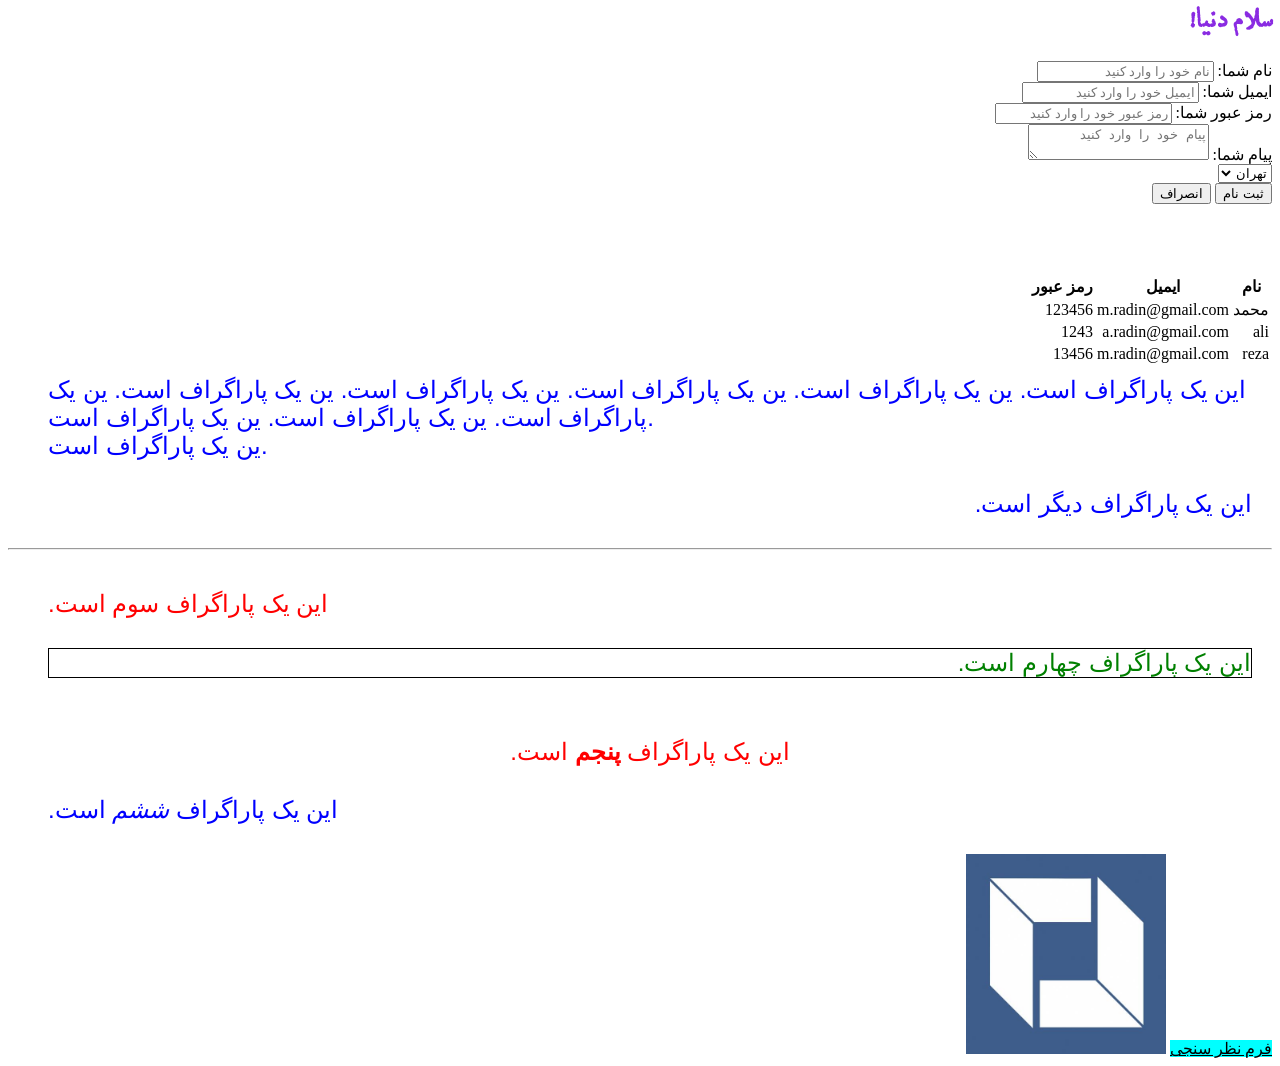
<file: index.html>
<html lang="fa">
    <head>
        <title>Main Page</title>
        <link href="style.css" rel="stylesheet">
    </head>
    <body dir="rtl">
        <h1>سلام دنیا!</h1>

        <form action="#" method="get">
            <label for="name">نام شما:</label>
            <input type="text" id="name" name="name" placeholder="نام خود را وارد کنید"><br>
            <label for="email">ایمیل شما:</label>
            <input type="email" id="email" name="email" placeholder="ایمیل خود را وارد کنید"><br>
            <label for="password">رمز عبور شما:</label>
            <input type="password" id="password" name="password" placeholder="رمز عبور خود را وارد کنید"><br>
            <label for="message">پیام شما:</label>
            <textarea name="message" id="message" placeholder="پیام خود را وارد کنید"></textarea><br>
            <select name="city" id="city">
                <option value="tehran">تهران</option>
                <option value="mashhad">مشهد</option>
                <option value="shiraz">شیراز</option>
            </select><br>
            <input type="submit" value="ثبت نام">
            <button type="button">انصراف</button>
        </form>



        <br>
        <br>
        <br>

        <table>
            <thead>
                <tr>
                    <th>نام</th>
                    <th>ایمیل</th>
                    <th>رمز عبور</th>
                </tr>
            </thead>
            <tbody>
                <tr>
                    <td>محمد</td>
                    <td>m.radin@gmail.com</td>
                    <td>123456</td>
                </tr>
                
                <tr>
                    <td>ali</td>
                    <td>a.radin@gmail.com</td>
                    <td>1243</td>
                </tr>
                
                <tr>
                    <td>reza</td>
                    <td>m.radin@gmail.com</td>
                    <td>13456</td>
                </tr>
            </tbody>
        </table>



        <p dir="ltr">این یک پاراگراف است. ین یک پاراگراف است. ین یک پاراگراف است. ین یک پاراگراف است. ین یک پاراگراف است. ین یک پاراگراف است. ین یک پاراگراف است. ین یک پاراگراف است.<br> ین یک پاراگراف است.</p>
        <p>این یک پاراگراف دیگر است.</p>
        



        <hr>
        <p class="red leftside">این یک پاراگراف سوم است.</p>
        <p class="green">این یک پاراگراف چهارم است.</p>
        <p class="red">این یک پاراگراف<strong> پنجم </strong> است.</p>
        <p class="leftside">این یک پاراگراف<em> ششم </em> است.</p>

        <a id="link" href="https://faezehnaeij.github.io/Form/" target="_blank" title=" کلیک کنید">فرم نظر سنجی</a>

        <img src="logo.jpeg" alt="Radin Logo" width="200" />
    </body>
</html>
</file>
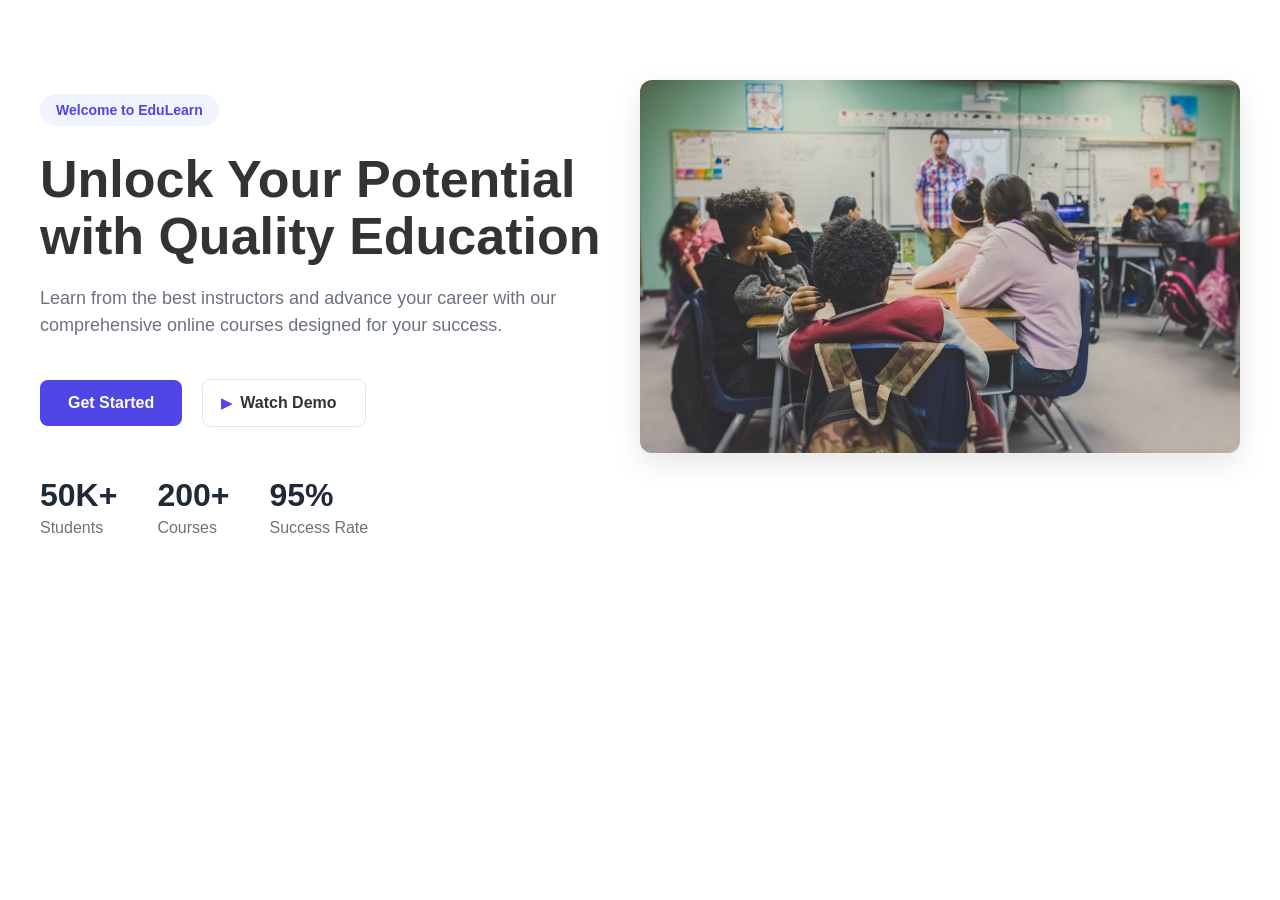
<file: exercise/index.html>
<!DOCTYPE html>
<html lang="en">
<head>
    <title>EduLearn - Unlock Your Potential</title>
    <link rel="stylesheet" href="style.css">
</head>
<body>
    <div class="landing-page">
        <div class="left">
            <p class="welcome-tag">
                 Welcome to EduLearn
            </p>
            <h1>Unlock Your Potential with Quality Education</h1>
            <p class="tagline">
                Learn from the best instructors and advance your career with our comprehensive online courses designed for your success.
            </p>
            <div class="cta-buttons">
                <button class="btn btn-primary">Get Started</button>
                <button class="btn btn-secondary">
                    <span class="icon">▶</span> Watch Demo
                </button>
            </div>
            <div class="stats">
                <div class="stat-item">
                    <span class="stat-number">50K+</span>
                    <span class="stat-label">Students</span>
                </div>
                <div class="stat-item">
                    <span class="stat-number">200+</span>
                    <span class="stat-label">Courses</span>
                </div>
                <div class="stat-item">
                    <span class="stat-number">95%</span>
                    <span class="stat-label">Success Rate</span>
                </div>
            </div>
        </div>
        <div class="right">
            <img src="photo.jpeg" alt="Students and instructor in a classroom setting" class="main-image">
        </div>
    </div>
</body>
</html>
</file>
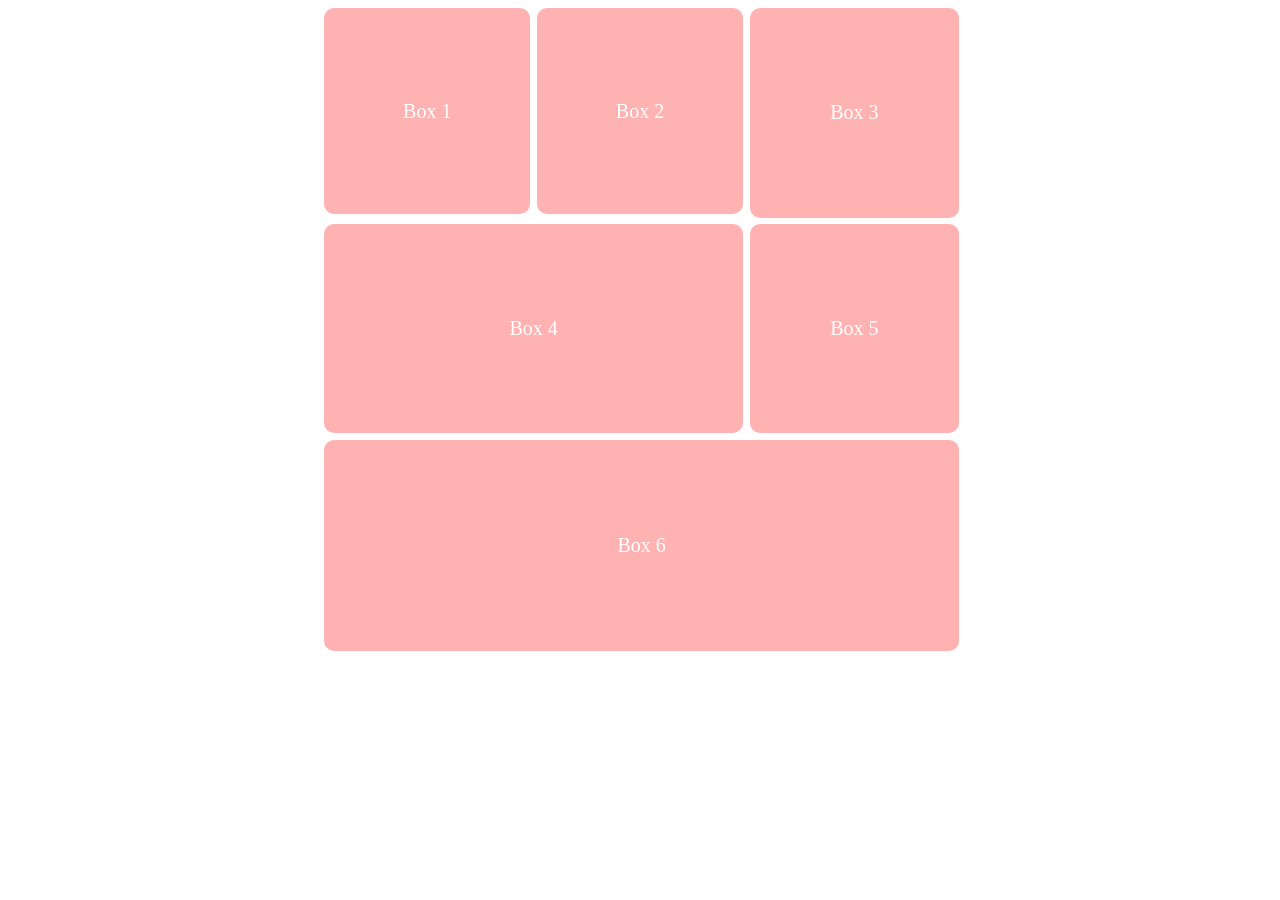
<file: new/index.html>
<!DOCTYPE html>
<html lang="fa">
    <head>
        <title>
            Grid
        </title>
        <link rel="stylesheet" href="style.css">
    </head>
    <body>
        <div class="container">
            <div>Box 1</div>
            <div >Box 2</div>
            <div >Box 3</div>
            <div class="item item4">Box 4</div>
            <div >Box 5</div>
            <div class="item item6">Box 6</div>
          </div>
    </body>
</html>
</file>
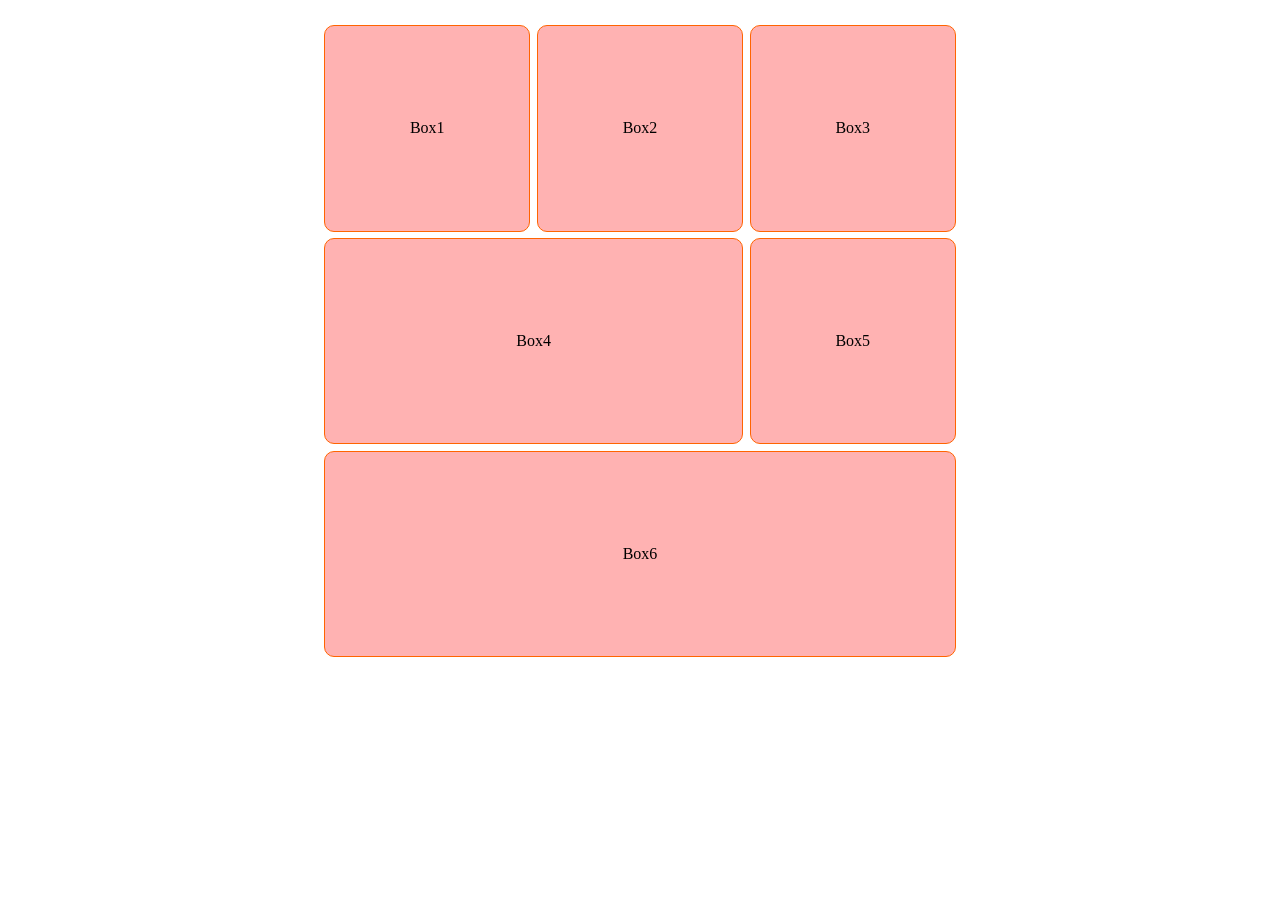
<file: new2/index.html>
<!DOCTYPE html>
<html>
    <head>
        <title>Box Grid</title>
        <link href="style.css" rel="stylesheet">
    </head>
    <body>
        <div class="container">
            <div>Box1</div>
            <div>Box2</div>
            <div>Box3</div>
            <div class="wide">Box4</div>
            <div>Box5</div>
            <div class="wider">Box6</div>
            <!-- <div>Box7</div>
            <div>Box8</div>
            <div>Box9</div> -->
        </div>
    </body>
</html>
</file>
<file: style.css>
@font-face {
  font-family: myFont;
  src: url(fonts/Far_Rooznameh.ttf);
}

.card {
    background-color: white;
    border: 2px solid black;
    width: 250px;
    padding: 10px;
    text-align: center;
    margin: 20px;
  }
  h2 {
    color: navy;
  }


  h1 {
    font-family:'myFont';
    color: blueviolet;
}
p {
    color: blue;
    font-size: 24px;
    font-family: 'Segoe UI', Tahoma, Geneva, Verdana, sans-serif;
    margin: 10px 20px 30px 40px;
}

.red {
  color: red;
  padding-top: 30px;
  text-align: center;
}

.green {
  color: green;
  border: 1px;
  border-color: black;
  border-style: double;
}

#link {
  color: black;
  background-color: aqua;
}

.leftside {
  text-align: left;
}
</file>
<file: exercise/style.css>
/* General Resets and Base Styles */
body {
    font-family: 'Poppins', sans-serif; /* Using Poppins as a good modern font */
    margin: 0;
    padding: 0;
    background-color: #ffffff; /* White background */
    color: #333333;
}

/* Main Container */
.landing-page {
    /* display: flex; */
    max-width: 1200px; /* Max width for content */
    margin: 80px auto; /* Center the container and add vertical space */
    padding: 0 40px; /* Internal padding on sides */
    align-items: center; /* Vertically align content and image */
    gap: 60px; /* Space between content and image */
}

/* Content Section (Left Side) */
.left {
    /* flex: 1;  Allows it to take up available space */
    max-width: 50%; /* Control the width */
    float: left;
}

.welcome-tag {
    display: inline-flex;
    align-items: center;
    padding: 8px 16px;
    background-color: #f0f4ff; /* Light blue background for the tag */
    color: #4f46e5; /* Primary blue color for text */
    border-radius: 20px;
    font-size: 14px;
    font-weight: 600;
    margin-bottom: 25px;
}


h1 {
    font-size: 52px;
    font-weight: 700;
    line-height: 1.1;
    margin-top: 0;
    margin-bottom: 20px;
}

.tagline {
    font-size: 18px;
    color: #6b7280;
    margin-bottom: 40px;
    line-height: 1.5;
}

/* CTA Buttons */
.cta-buttons {
    display: flex;
    align-items: center;
    gap: 20px;
    margin-bottom: 50px;
}

.btn {
    padding: 14px 28px;
    border-radius: 8px;
    font-size: 16px;
    font-weight: 600;
    cursor: pointer;
    transition: background-color 0.3s, color 0.3s, box-shadow 0.3s;
    border: none;
}

.btn-primary {
    background-color: #4f46e5; /* Primary blue */
    color: white;
}

.btn-primary:hover {
    background-color: #4338ca; /* Darker blue on hover */
}

.btn-secondary {
    background-color: transparent;
    color: #333333;
    border: 1px solid #e5e7eb;
    display: flex;
    align-items: center;
    gap: 8px;
    padding-left: 18px; /* Slightly adjust padding for the icon */
}

.btn-secondary .icon {
    font-size: 14px;
    color: #4f46e5;
}

.btn-secondary:hover {
    background-color: #f9fafb;
}

/* Stats Section */
.stats {
    display: flex;
    gap: 40px;
}

.stat-item {
    display: flex;
    flex-direction: column;
    text-align: left;
}

.stat-number {
    font-size: 32px;
    font-weight: 700;
    color: #1f2937; /* Darker text for emphasis */
}

.stat-label {
    font-size: 16px;
    color: #6b7280;
    margin-top: 5px;
}

/* Image Section (Right Side) */
.right {
    /* flex: 1; Takes up the other half of the space */
    border-radius: 12px;
    overflow: hidden; /* Ensures the image respects the border radius */
    box-shadow: 0 10px 30px rgba(0, 0, 0, 0.1); /* Subtle shadow for depth */
    float: right;
    width: 50%;
}

.main-image {
    width: 100%;
    height: auto;
    display: block;
    object-fit: cover; /* Ensures the image covers the area nicely */
}
</file>
<file: new/style.css>
.container {
    display: grid;
    grid-template-columns: repeat(3, 1fr);
    gap: 1%;
    width: 50%;
    margin: 0 auto;
  }
  
  .container > * {
    background-color: rgba(255, 0, 0, 0.3);
    color: #fff;
    font-size: 20px;
    border-radius: 10px;
    display: flex;
    align-items: center;
    justify-content: center;
    text-align: center;
    aspect-ratio: 1/1;
  }
  
  .container > *:hover {
    background-color: rgba(255, 0, 0, 0.6);
    cursor: pointer;
  }
  .item4 {
    grid-column: span 2;
    aspect-ratio: 2/1;
  }
  .item6 {
    grid-column: 1 / -1;
    aspect-ratio: 3/1;
  }
</file>
<file: new2/style.css>
.container {
    width: 50%;
    aspect-ratio: 1/1;
    margin: 2% auto;
    display: grid;
    grid-template-columns: repeat(3, 1fr);
    gap: 1%;
}

.container > * {
    background-color: rgba(255, 0, 0, 0.3);
    border: 1px solid rgba(255, 100, 0.5);
    text-align: center;
    display: flex;
    align-items: center;
    justify-content: center;
    border-radius: 10px;
}

.container > *:hover{
    background-color: rgba(255, 0, 0, 0.6);
    cursor: pointer;
}

.wide {
    grid-column: 1/3;
}

.wider {
    grid-column: 1/4;
}
</file>
